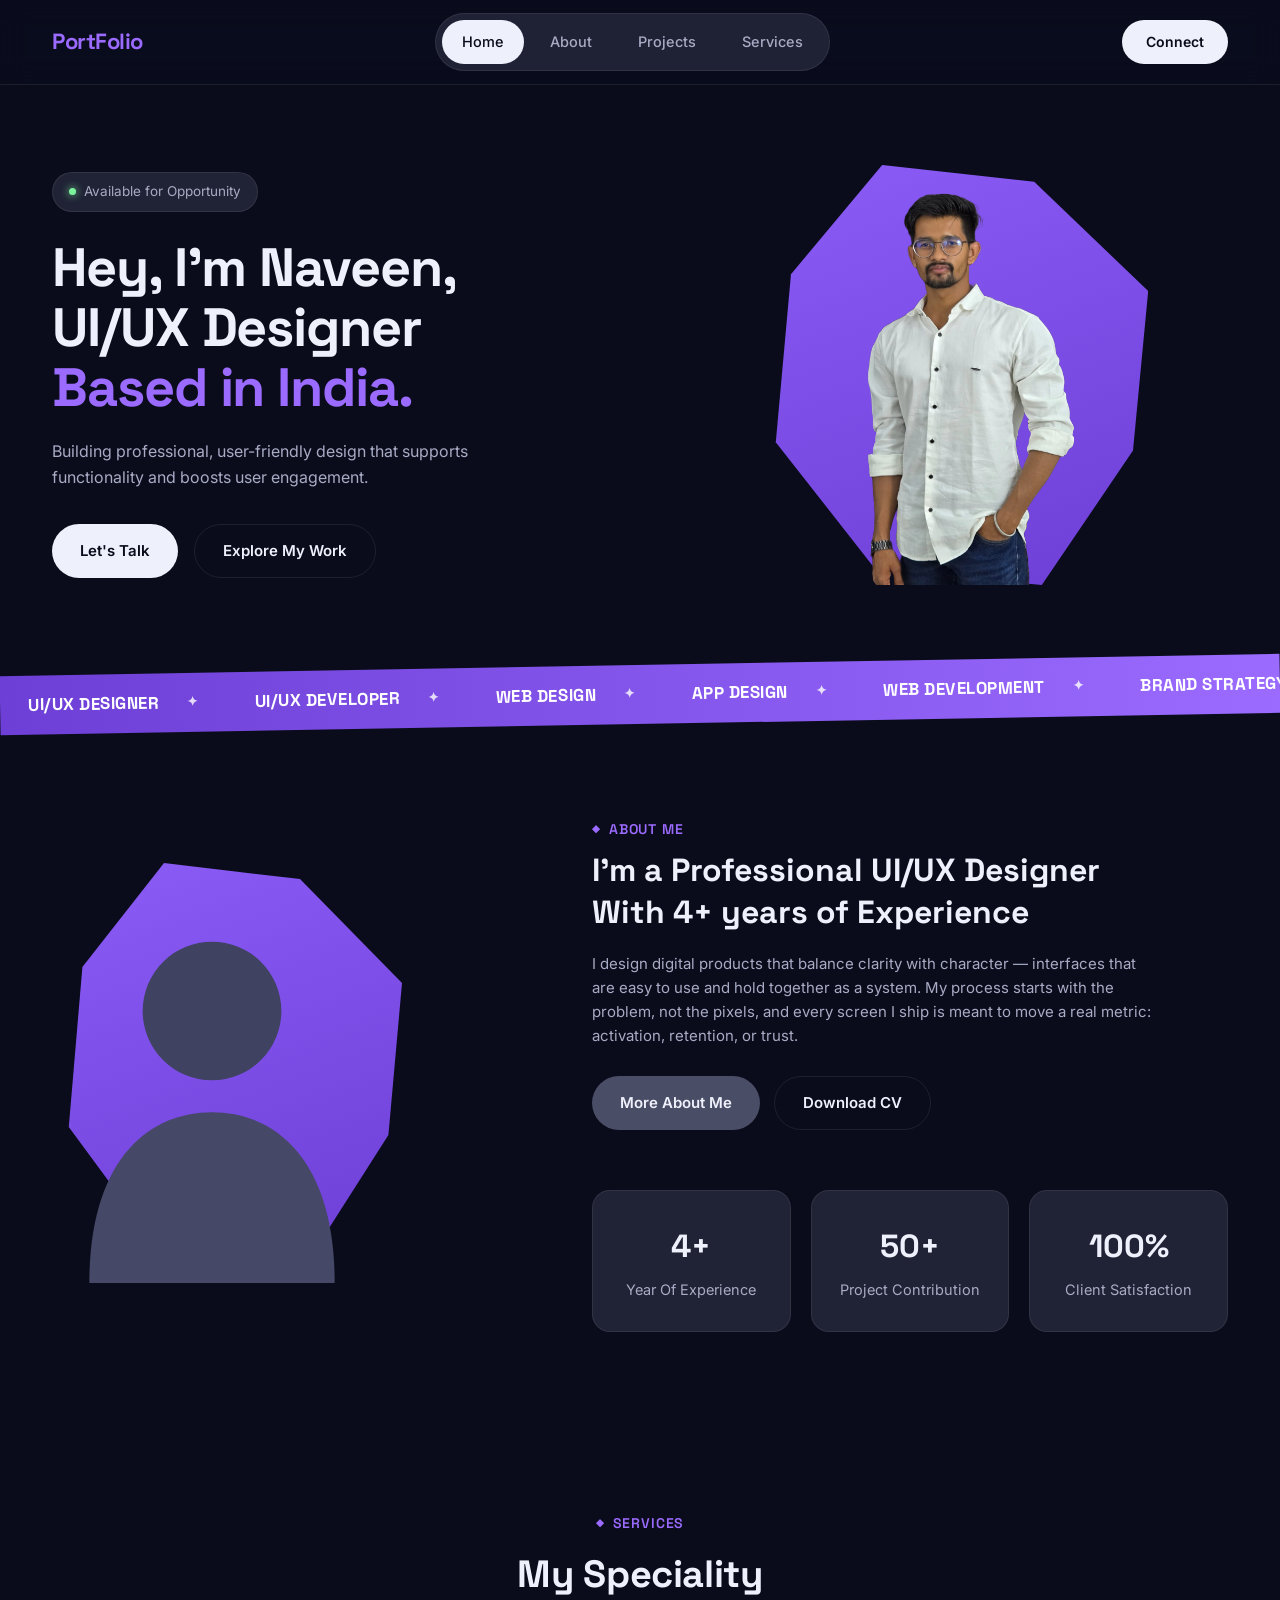
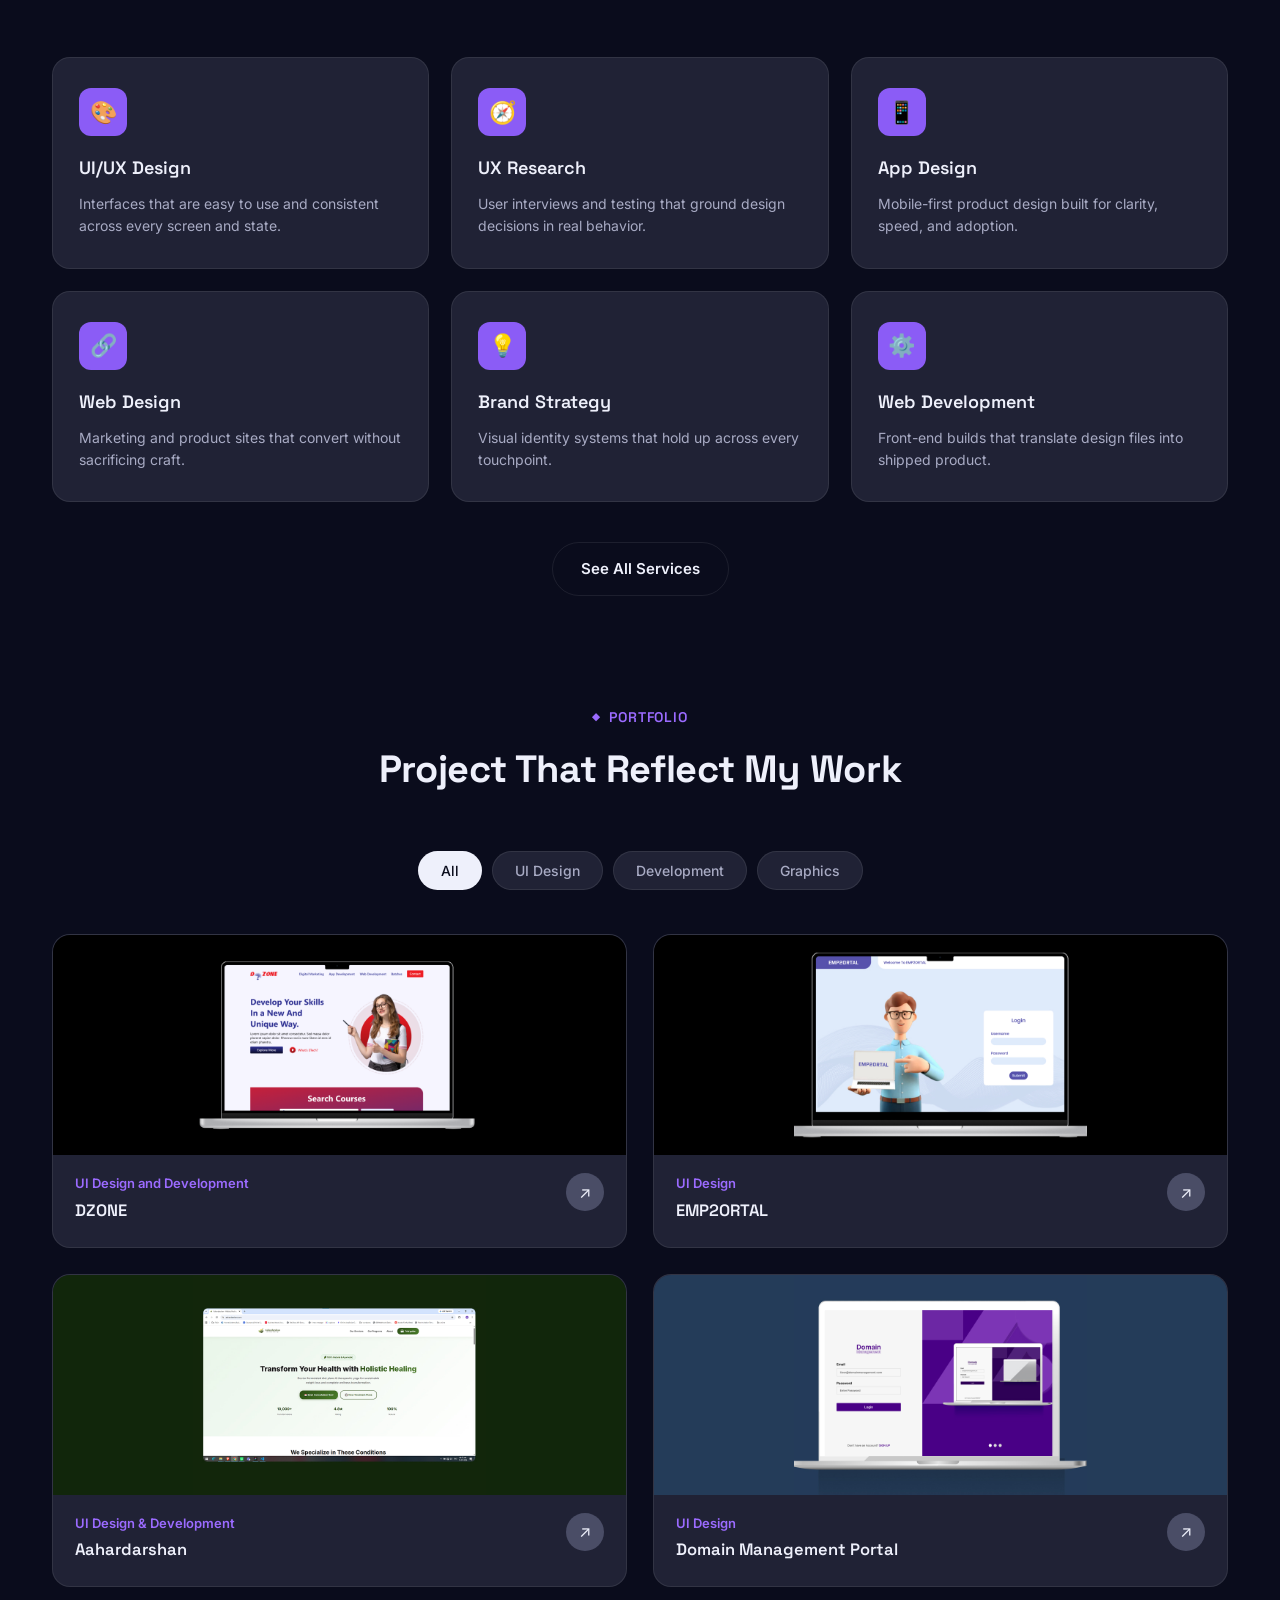
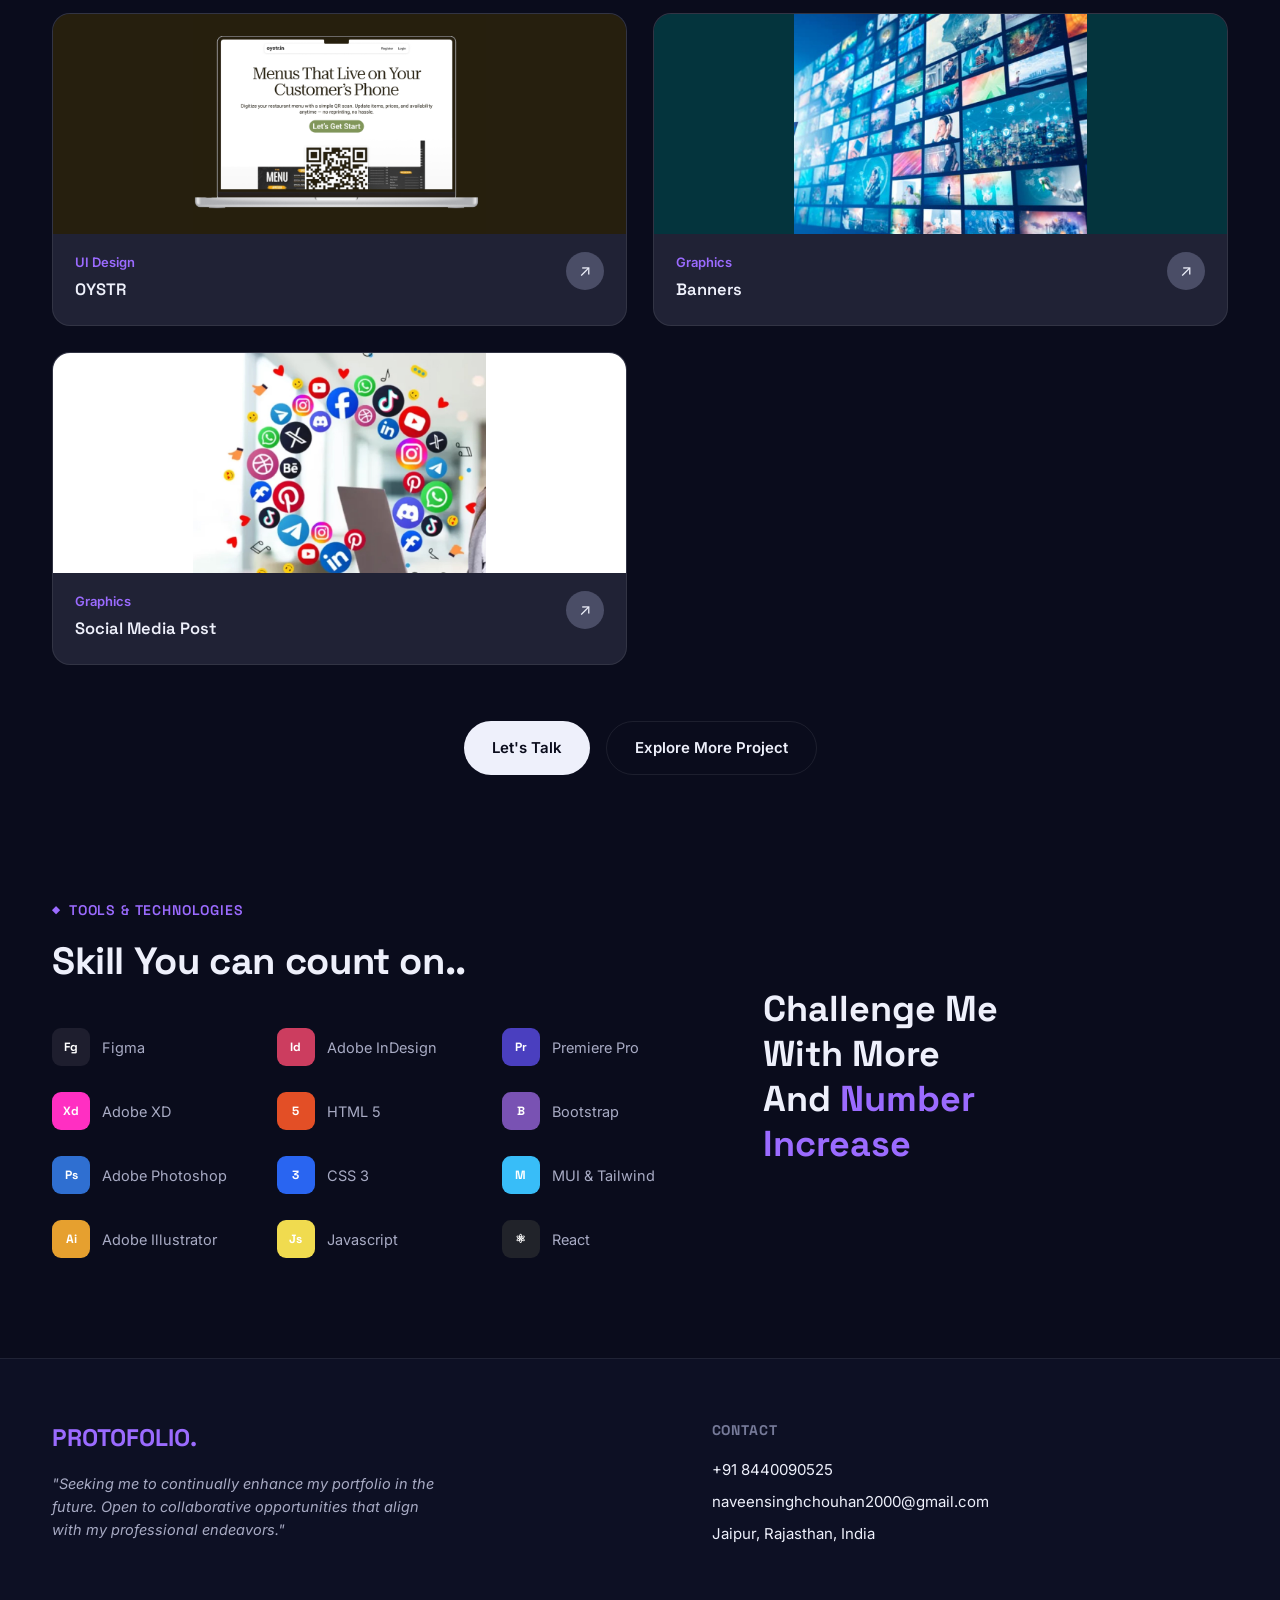
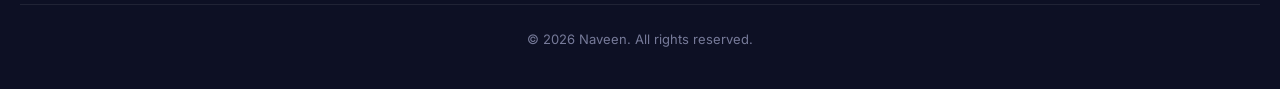
<file: index.html>
<!doctype html>
<html lang="en">
  <head>
    <meta charset="UTF-8" />
    <meta name="viewport" content="width=device-width, initial-scale=1.0" />
    <title>Naveen-UI/UX Designer Portfolio</title>
    <link rel="preconnect" href="https://fonts.googleapis.com" />
    <link
      href="https://fonts.googleapis.com/css2?family=Space+Grotesk:wght@400;500;600;700&family=Inter:wght@400;500;600;700&display=swap"
      rel="stylesheet"
    />
    <link rel="stylesheet" href="styles.css" />
  </head>
  <body>
    <header>
      <nav class="wrap">
        <a href="index.html" class="logo">PortFolio</a>
        <div class="nav-links" id="navLinks">
          <a href="index.html">Home</a>
          <a href="about.html">About</a>
          <a href="projects.html">Projects</a>
          <a href="services.html">Services</a>
        </div>
        <div class="nav-cta">
          <a
            href="index.html#contact"
            class="btn btn-solid"
            style="padding: 11px 24px; font-size: 14px"
            >Connect</a
          >
          <button class="burger" id="burgerBtn" aria-label="Toggle menu">
            ☰
          </button>
        </div>
      </nav>
    </header>

    <section class="hero" id="home">
      <div class="wrap hero-grid">
        <div>
          <div class="badge">
            <span class="dot"></span> Available for Opportunity
          </div>
          <h1>
            Hey, I'm Naveen,<br />UI/UX Designer<br /><span class="accent"
              >Based in India.</span
            >
          </h1>
          <p class="lead">
            Building professional, user-friendly design that supports
            functionality and boosts user engagement.
          </p>
          <div class="hero-actions">
            <a href="index.html#contact" class="btn btn-solid">Let's Talk</a>
            <a href="projects.html" class="btn btn-outline">Explore My Work</a>
          </div>
        </div>
        <div class="hero-photo">
          <div class="blob"></div>
          <div class="photo-card">
            <img src="./Assets/SelfImage.png" alt="" />
            <!-- <svg
              class="avatar-svg"
              viewBox="0 0 320 420"
              preserveAspectRatio="xMidYMax slice"
            >
              <circle cx="160" cy="150" r="70" fill="#3f4260" />
              <path
                d="M40 420 C40 300 100 250 160 250 C220 250 280 300 280 420 Z"
                fill="#454866"
              />
            </svg> -->
          </div>
        </div>
      </div>
    </section>

    <div class="marquee-strip">
      <div class="marquee-track" id="marqueeTrack"></div>
    </div>

    <section class="about" id="about">
      <div class="wrap about-grid">
        <div class="about-photo">
          <div class="blob"></div>
          <div class="photo-cardabout">
            <svg
              class="avatar-svg"
              viewBox="0 0 300 400"
              preserveAspectRatio="xMidYMax slice"
            >
              <circle cx="150" cy="145" r="65" fill="#3f4260" />
              <path
                d="M35 400 C35 285 90 240 150 240 C210 240 265 285 265 400 Z"
                fill="#454866"
              />
            </svg>
          </div>
        </div>
        <div class="about-copy">
          <div class="eyebrow">About Me</div>
          <h3>I'm a Professional UI/UX Designer With 4+ years of Experience</h3>
          <p>
            I design digital products that balance clarity with character —
            interfaces that are easy to use and hold together as a system. My
            process starts with the problem, not the pixels, and every screen I
            ship is meant to move a real metric: activation, retention, or
            trust.
          </p>
          <div style="display: flex; gap: 14px; flex-wrap: wrap">
            <a href="about.html" class="btn btn-ghost-dark">More About Me</a>
            <a href="Assets/resume.pdf" class="btn btn-outline">Download CV</a>
          </div>

          <div class="stats-row">
            <div class="stat-card">
              <div class="num">4+</div>
              <div class="label">Year Of Experience</div>
            </div>
            <div class="stat-card">
              <div class="num">50+</div>
              <div class="label">Project Contribution</div>
            </div>
            <div class="stat-card">
              <div class="num">100%</div>
              <div class="label">Client Satisfaction</div>
            </div>
          </div>
        </div>
      </div>
    </section>

    <section class="services" id="services">
      <div class="wrap">
        <div class="section-head">
          <div class="eyebrow" style="justify-content: center; display: flex">
            Services
          </div>
          <h2 class="section-title">My Speciality</h2>
        </div>
        <div class="services-grid" id="servicesGrid"></div>
        <div style="text-align: center; margin-top: 40px">
          <a href="services.html" class="btn btn-outline">See All Services</a>
        </div>
      </div>
    </section>

    <section class="portfolio" id="projects">
      <div class="wrap">
        <div class="section-head">
          <div class="eyebrow" style="justify-content: center; display: flex">
            Portfolio
          </div>
          <h2 class="section-title">Project That Reflect My Work</h2>
        </div>
        <div class="filters" id="filters"></div>
        <div class="portfolio-grid" id="portfolioGrid"></div>
        <div class="portfolio-cta">
          <a href="index.html#contact" class="btn btn-solid">Let's Talk</a>
          <a href="projects.html" class="btn btn-outline"
            >Explore More Project</a
          >
        </div>
      </div>
    </section>

    <section class="tools">
      <div class="wrap tools-inner">
        <div>
          <div class="eyebrow">Tools &amp; Technologies</div>
          <h2 class="section-title" style="margin-bottom: 36px">
            Skill You can count on..
          </h2>
          <div class="tools-grid" id="toolsGrid"></div>
        </div>
        <div class="challenge-copy">
          <h3>
            Challenge Me<br />With More<br />And
            <span class="accent">Number<br />Increase</span>
          </h3>
        </div>
      </div>
    </section>

    <footer id="contact">
      <div class="wrap footer-grid">
        <div>
          <div class="footer-brand">PROTOFOLIO.</div>
          <p class="footer-quote">
            "Seeking me to continually enhance my portfolio in the future. Open
            to collaborative opportunities that align with my professional
            endeavors."
          </p>
        </div>
        <div class="footer-contact">
          <h6>Contact</h6>
          <p><a href="tel:+918440090525">+91 8440090525</a></p>
          <p>
            <a href="mailto:naveensinghchouhan2000@gmail.com"
              >naveensinghchouhan2000@gmail.com</a
            >
          </p>
          <p>Jaipur, Rajasthan, India</p>
        </div>
      </div>
      <div class="wrap footer-bottom">© 2026 Naveen. All rights reserved.</div>
    </footer>

    <script src="projects-data.js"></script>
    <script src="main.js"></script>
    <script>
      renderServices("servicesGrid", false);
      initFilters("filters", "portfolioGrid");
      renderTools("toolsGrid");
    </script>
  </body>
</html>
</file>
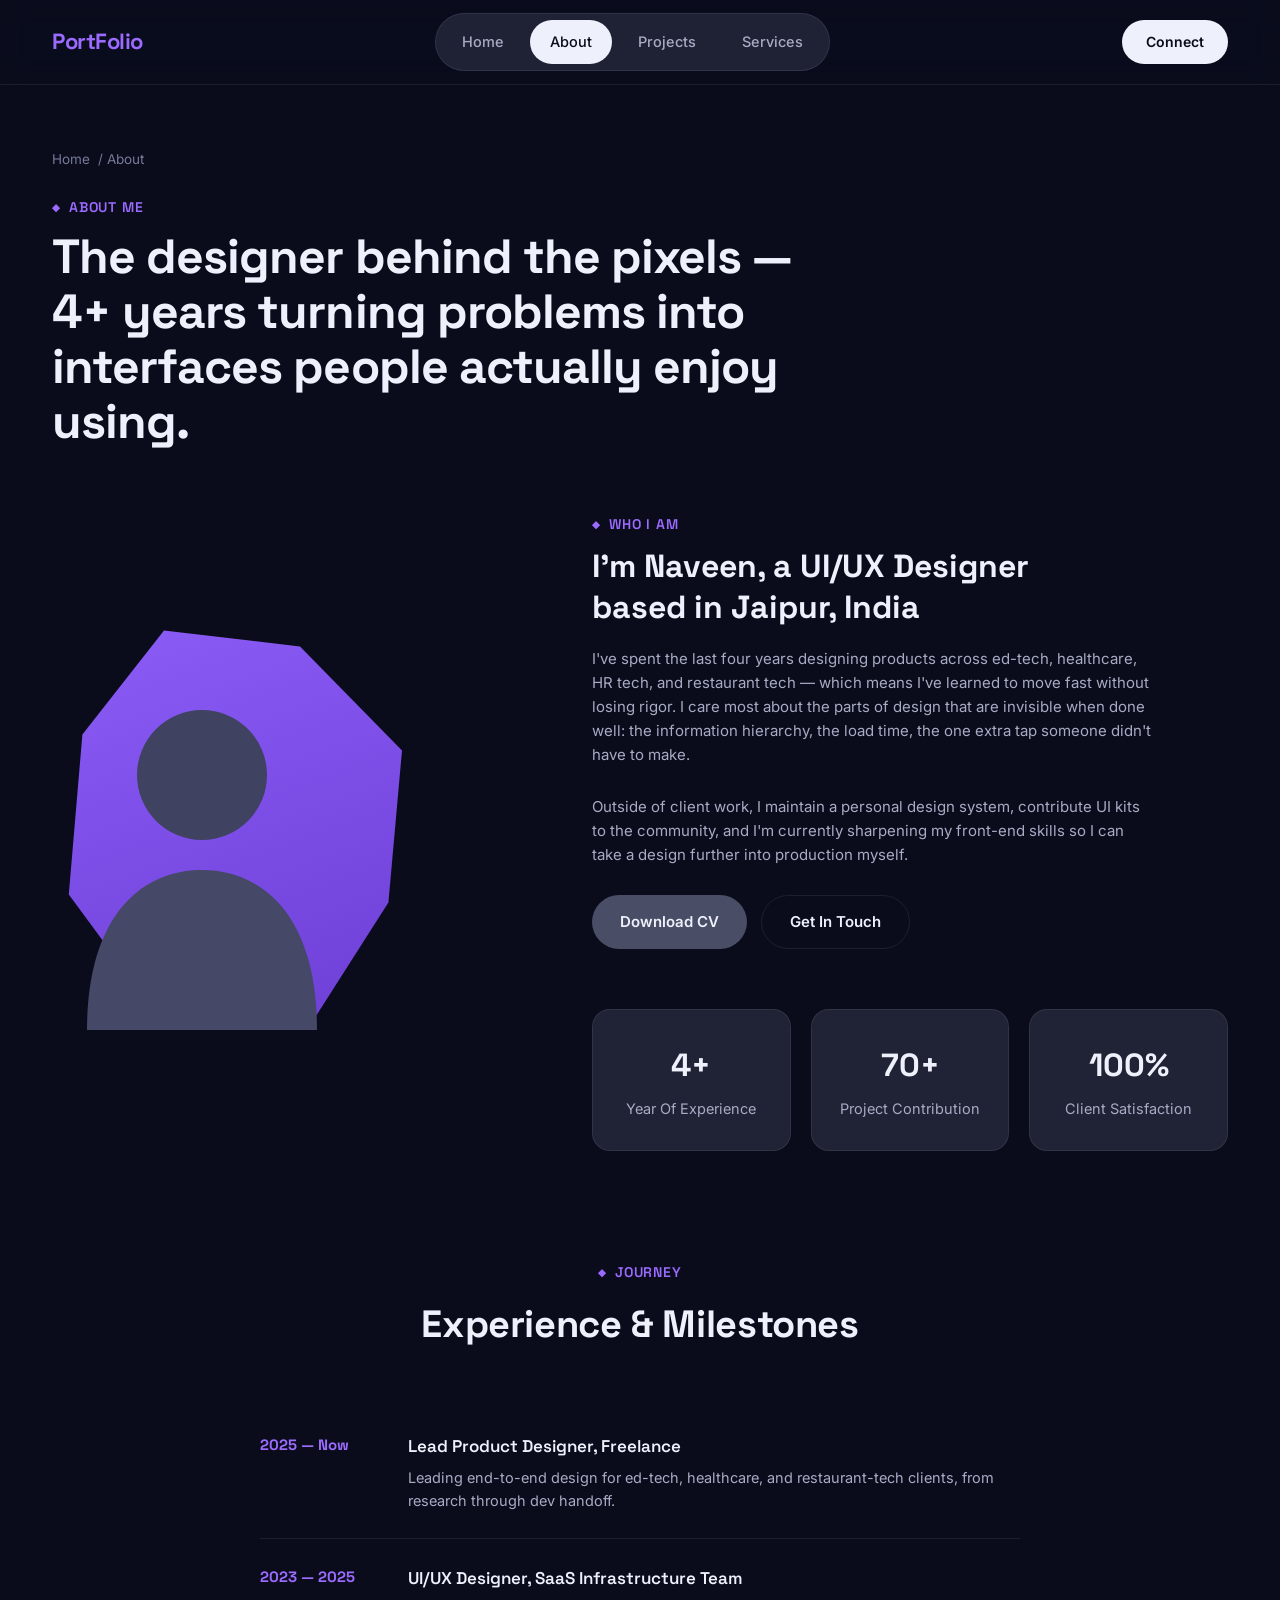
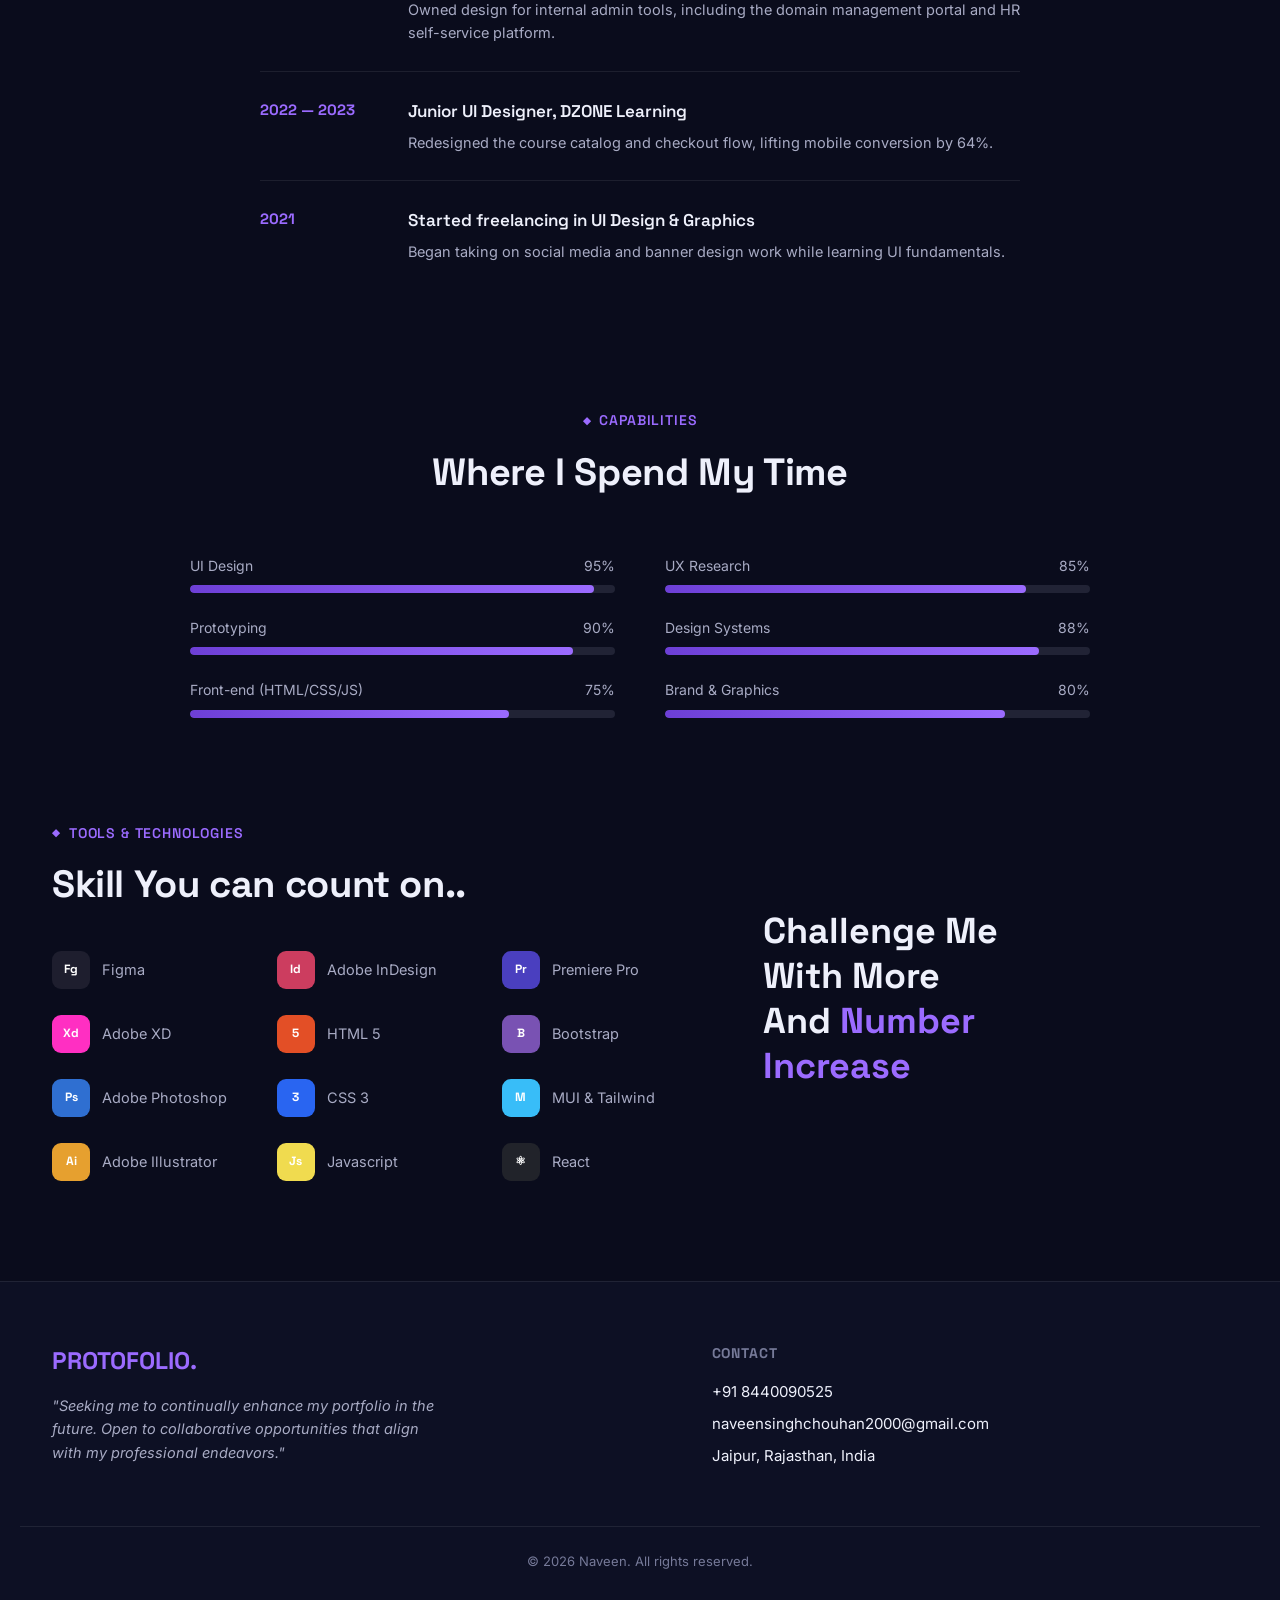
<file: about.html>
<!DOCTYPE html>
<html lang="en">
<head>
<meta charset="UTF-8">
<meta name="viewport" content="width=device-width, initial-scale=1.0">
<title>About Naveen — UI/UX Designer</title>
<link rel="preconnect" href="https://fonts.googleapis.com">
<link href="https://fonts.googleapis.com/css2?family=Space+Grotesk:wght@400;500;600;700&family=Inter:wght@400;500;600;700&display=swap" rel="stylesheet">
<link rel="stylesheet" href="styles.css">
</head>
<body>

<header>
  <nav class="wrap">
    <a href="index.html" class="logo">PortFolio</a>
    <div class="nav-links" id="navLinks">
      <a href="index.html">Home</a>
      <a href="about.html">About</a>
      <a href="projects.html">Projects</a>
      <a href="services.html">Services</a>
    </div>
    <div class="nav-cta">
      <a href="index.html#contact" class="btn btn-solid" style="padding:11px 24px;font-size:14px;">Connect</a>
      <button class="burger" id="burgerBtn" aria-label="Toggle menu">☰</button>
    </div>
  </nav>
</header>

<section class="page-hero">
  <div class="wrap">
    <div class="breadcrumb"><a href="index.html">Home</a> / About</div>
    <div class="eyebrow">About Me</div>
    <h1>The designer behind the pixels — 4+ years turning problems into interfaces people actually enjoy using.</h1>
  </div>
</section>

<section class="about" style="padding-top:10px;">
  <div class="wrap about-grid">
    <div class="about-photo">
      <div class="blob"></div>
      <div class="photo-card">
        <svg class="avatar-svg" viewBox="0 0 300 400" preserveAspectRatio="xMidYMax slice">
          <circle cx="150" cy="145" r="65" fill="#3f4260"/>
          <path d="M35 400 C35 285 90 240 150 240 C210 240 265 285 265 400 Z" fill="#454866"/>
        </svg>
      </div>
    </div>
    <div class="about-copy">
      <div class="eyebrow">Who I Am</div>
      <h3>I'm Naveen, a UI/UX Designer based in Jaipur, India</h3>
      <p>I've spent the last four years designing products across ed-tech, healthcare, HR tech, and restaurant tech — which means I've learned to move fast without losing rigor. I care most about the parts of design that are invisible when done well: the information hierarchy, the load time, the one extra tap someone didn't have to make.</p>
      <p>Outside of client work, I maintain a personal design system, contribute UI kits to the community, and I'm currently sharpening my front-end skills so I can take a design further into production myself.</p>
      <div style="display:flex;gap:14px;flex-wrap:wrap;">
        <a href="#" class="btn btn-ghost-dark">Download CV</a>
        <a href="index.html#contact" class="btn btn-outline">Get In Touch</a>
      </div>

      <div class="stats-row">
        <div class="stat-card"><div class="num">4+</div><div class="label">Year Of Experience</div></div>
        <div class="stat-card"><div class="num">70+</div><div class="label">Project Contribution</div></div>
        <div class="stat-card"><div class="num">100%</div><div class="label">Client Satisfaction</div></div>
      </div>
    </div>
  </div>
</section>

<section class="timeline">
  <div class="wrap">
    <div class="section-head">
      <div class="eyebrow" style="justify-content:center;display:flex;">Journey</div>
      <h2 class="section-title">Experience &amp; Milestones</h2>
    </div>
    <div class="timeline-list">
      <div class="timeline-item">
        <div class="year">2025 — Now</div>
        <div><h5>Lead Product Designer, Freelance</h5><p>Leading end-to-end design for ed-tech, healthcare, and restaurant-tech clients, from research through dev handoff.</p></div>
      </div>
      <div class="timeline-item">
        <div class="year">2023 — 2025</div>
        <div><h5>UI/UX Designer, SaaS Infrastructure Team</h5><p>Owned design for internal admin tools, including the domain management portal and HR self-service platform.</p></div>
      </div>
      <div class="timeline-item">
        <div class="year">2022 — 2023</div>
        <div><h5>Junior UI Designer, DZONE Learning</h5><p>Redesigned the course catalog and checkout flow, lifting mobile conversion by 64%.</p></div>
      </div>
      <div class="timeline-item">
        <div class="year">2021</div>
        <div><h5>Started freelancing in UI Design &amp; Graphics</h5><p>Began taking on social media and banner design work while learning UI fundamentals.</p></div>
      </div>
    </div>
  </div>
</section>

<section class="skills-bars">
  <div class="wrap">
    <div class="section-head">
      <div class="eyebrow" style="justify-content:center;display:flex;">Capabilities</div>
      <h2 class="section-title">Where I Spend My Time</h2>
    </div>
    <div class="skills-grid">
      <div class="skill-bar-item"><div class="top"><span>UI Design</span><span>95%</span></div><div class="skill-bar-track"><div class="skill-bar-fill" style="width:95%"></div></div></div>
      <div class="skill-bar-item"><div class="top"><span>UX Research</span><span>85%</span></div><div class="skill-bar-track"><div class="skill-bar-fill" style="width:85%"></div></div></div>
      <div class="skill-bar-item"><div class="top"><span>Prototyping</span><span>90%</span></div><div class="skill-bar-track"><div class="skill-bar-fill" style="width:90%"></div></div></div>
      <div class="skill-bar-item"><div class="top"><span>Design Systems</span><span>88%</span></div><div class="skill-bar-track"><div class="skill-bar-fill" style="width:88%"></div></div></div>
      <div class="skill-bar-item"><div class="top"><span>Front-end (HTML/CSS/JS)</span><span>75%</span></div><div class="skill-bar-track"><div class="skill-bar-fill" style="width:75%"></div></div></div>
      <div class="skill-bar-item"><div class="top"><span>Brand &amp; Graphics</span><span>80%</span></div><div class="skill-bar-track"><div class="skill-bar-fill" style="width:80%"></div></div></div>
    </div>
  </div>
</section>

<section class="tools" style="padding-top:0;">
  <div class="wrap tools-inner">
    <div>
      <div class="eyebrow">Tools &amp; Technologies</div>
      <h2 class="section-title" style="margin-bottom:36px;">Skill You can count on..</h2>
      <div class="tools-grid" id="toolsGrid"></div>
    </div>
    <div class="challenge-copy">
      <h3>Challenge Me<br>With More<br>And <span class="accent">Number<br>Increase</span></h3>
    </div>
  </div>
</section>

<footer id="contact">
  <div class="wrap footer-grid">
    <div>
      <div class="footer-brand">PROTOFOLIO.</div>
      <p class="footer-quote">"Seeking me to continually enhance my portfolio in the future. Open to collaborative opportunities that align with my professional endeavors."</p>
    </div>
    <div class="footer-contact">
      <h6>Contact</h6>
      <p><a href="tel:+918440090525">+91 8440090525</a></p>
      <p><a href="mailto:naveensinghchouhan2000@gmail.com">naveensinghchouhan2000@gmail.com</a></p>
      <p>Jaipur, Rajasthan, India</p>
    </div>
  </div>
  <div class="wrap footer-bottom">© 2026 Naveen. All rights reserved.</div>
</footer>

<script src="projects-data.js"></script>
<script src="main.js"></script>
<script>
  renderTools('toolsGrid');
</script>
</body>
</html>
</file>
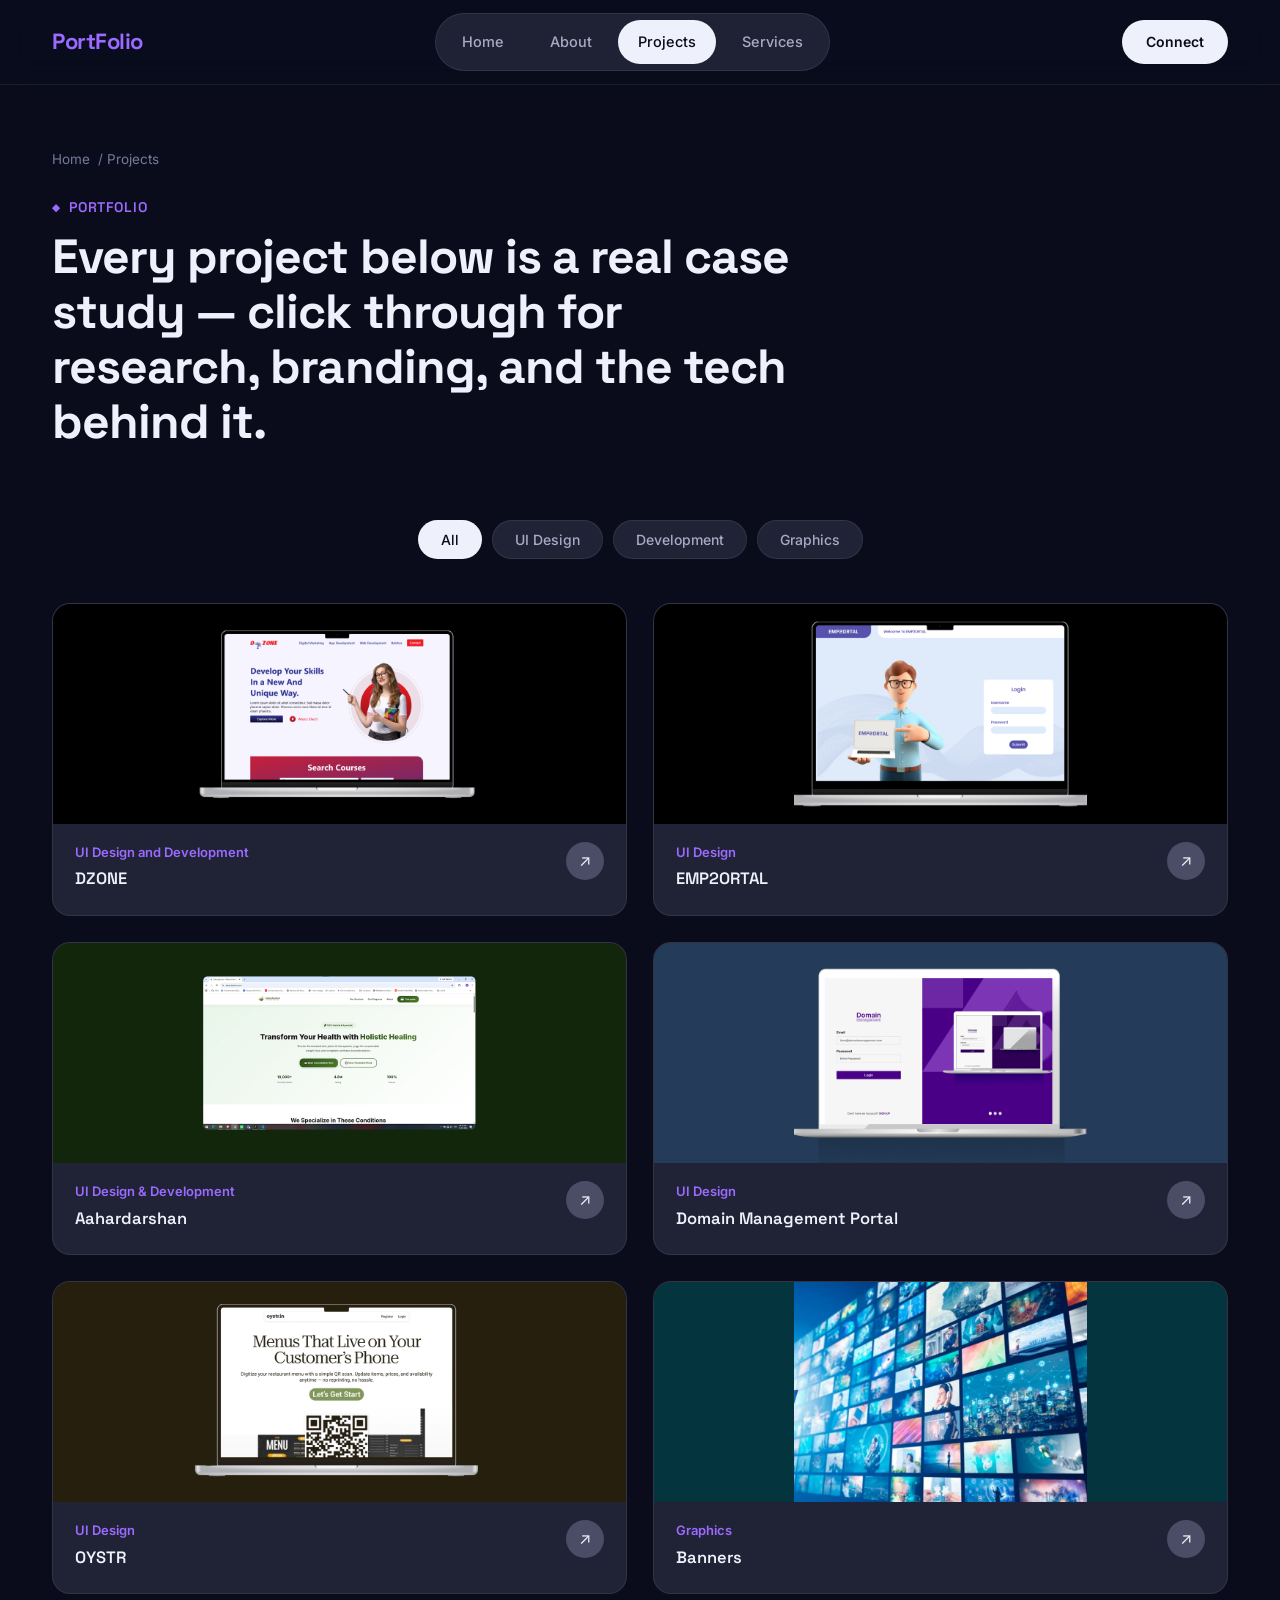
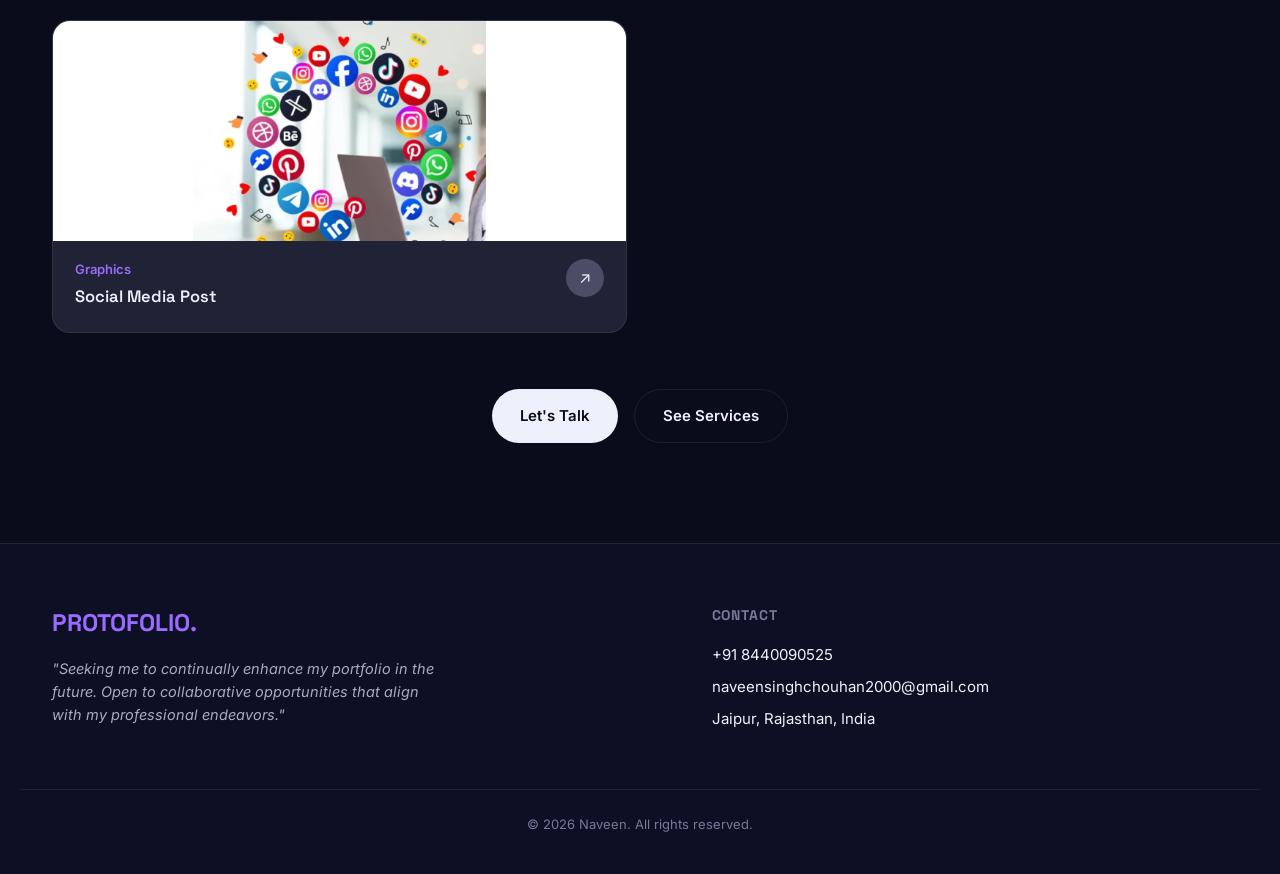
<file: projects.html>
<!DOCTYPE html>
<html lang="en">
<head>
<meta charset="UTF-8">
<meta name="viewport" content="width=device-width, initial-scale=1.0">
<title>Projects — Naveen, UI/UX Designer</title>
<link rel="preconnect" href="https://fonts.googleapis.com">
<link href="https://fonts.googleapis.com/css2?family=Space+Grotesk:wght@400;500;600;700&family=Inter:wght@400;500;600;700&display=swap" rel="stylesheet">
<link rel="stylesheet" href="styles.css">
</head>
<body>

<header>
  <nav class="wrap">
    <a href="index.html" class="logo">PortFolio</a>
    <div class="nav-links" id="navLinks">
      <a href="index.html">Home</a>
      <a href="about.html">About</a>
      <a href="projects.html">Projects</a>
      <a href="services.html">Services</a>
    </div>
    <div class="nav-cta">
      <a href="index.html#contact" class="btn btn-solid" style="padding:11px 24px;font-size:14px;">Connect</a>
      <button class="burger" id="burgerBtn" aria-label="Toggle menu">☰</button>
    </div>
  </nav>
</header>

<section class="page-hero">
  <div class="wrap">
    <div class="breadcrumb"><a href="index.html">Home</a> / Projects</div>
    <div class="eyebrow">Portfolio</div>
    <h1>Every project below is a real case study — click through for research, branding, and the tech behind it.</h1>
  </div>
</section>

<section class="portfolio" style="padding-top:20px;">
  <div class="wrap">
    <div class="filters" id="filters"></div>
    <div class="portfolio-grid" id="portfolioGrid"></div>
    <div class="portfolio-cta">
      <a href="index.html#contact" class="btn btn-solid">Let's Talk</a>
      <a href="services.html" class="btn btn-outline">See Services</a>
    </div>
  </div>
</section>

<footer id="contact">
  <div class="wrap footer-grid">
    <div>
      <div class="footer-brand">PROTOFOLIO.</div>
      <p class="footer-quote">"Seeking me to continually enhance my portfolio in the future. Open to collaborative opportunities that align with my professional endeavors."</p>
    </div>
    <div class="footer-contact">
      <h6>Contact</h6>
      <p><a href="tel:+918440090525">+91 8440090525</a></p>
      <p><a href="mailto:naveensinghchouhan2000@gmail.com">naveensinghchouhan2000@gmail.com</a></p>
      <p>Jaipur, Rajasthan, India</p>
    </div>
  </div>
  <div class="wrap footer-bottom">© 2026 Naveen. All rights reserved.</div>
</footer>

<script src="projects-data.js"></script>
<script src="main.js"></script>
<script>
  initFilters('filters', 'portfolioGrid');
</script>
</body>
</html>
</file>
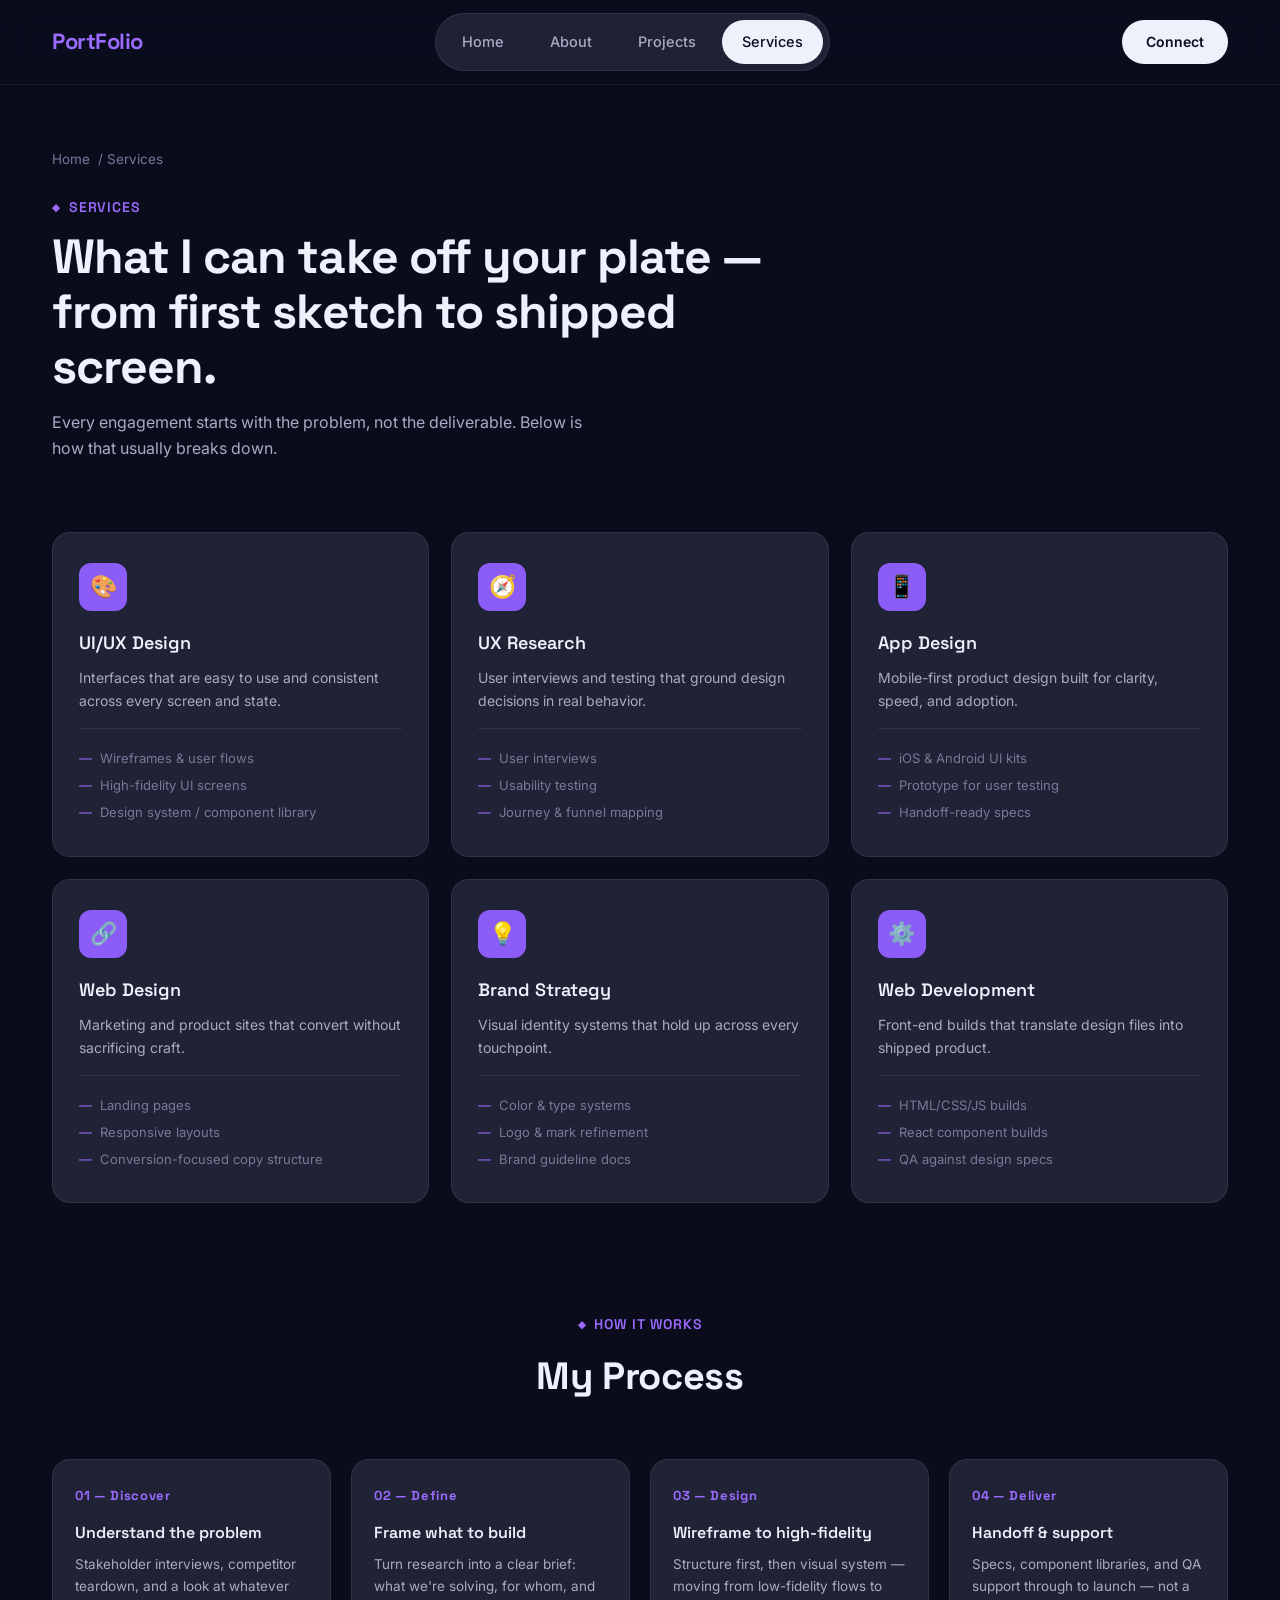
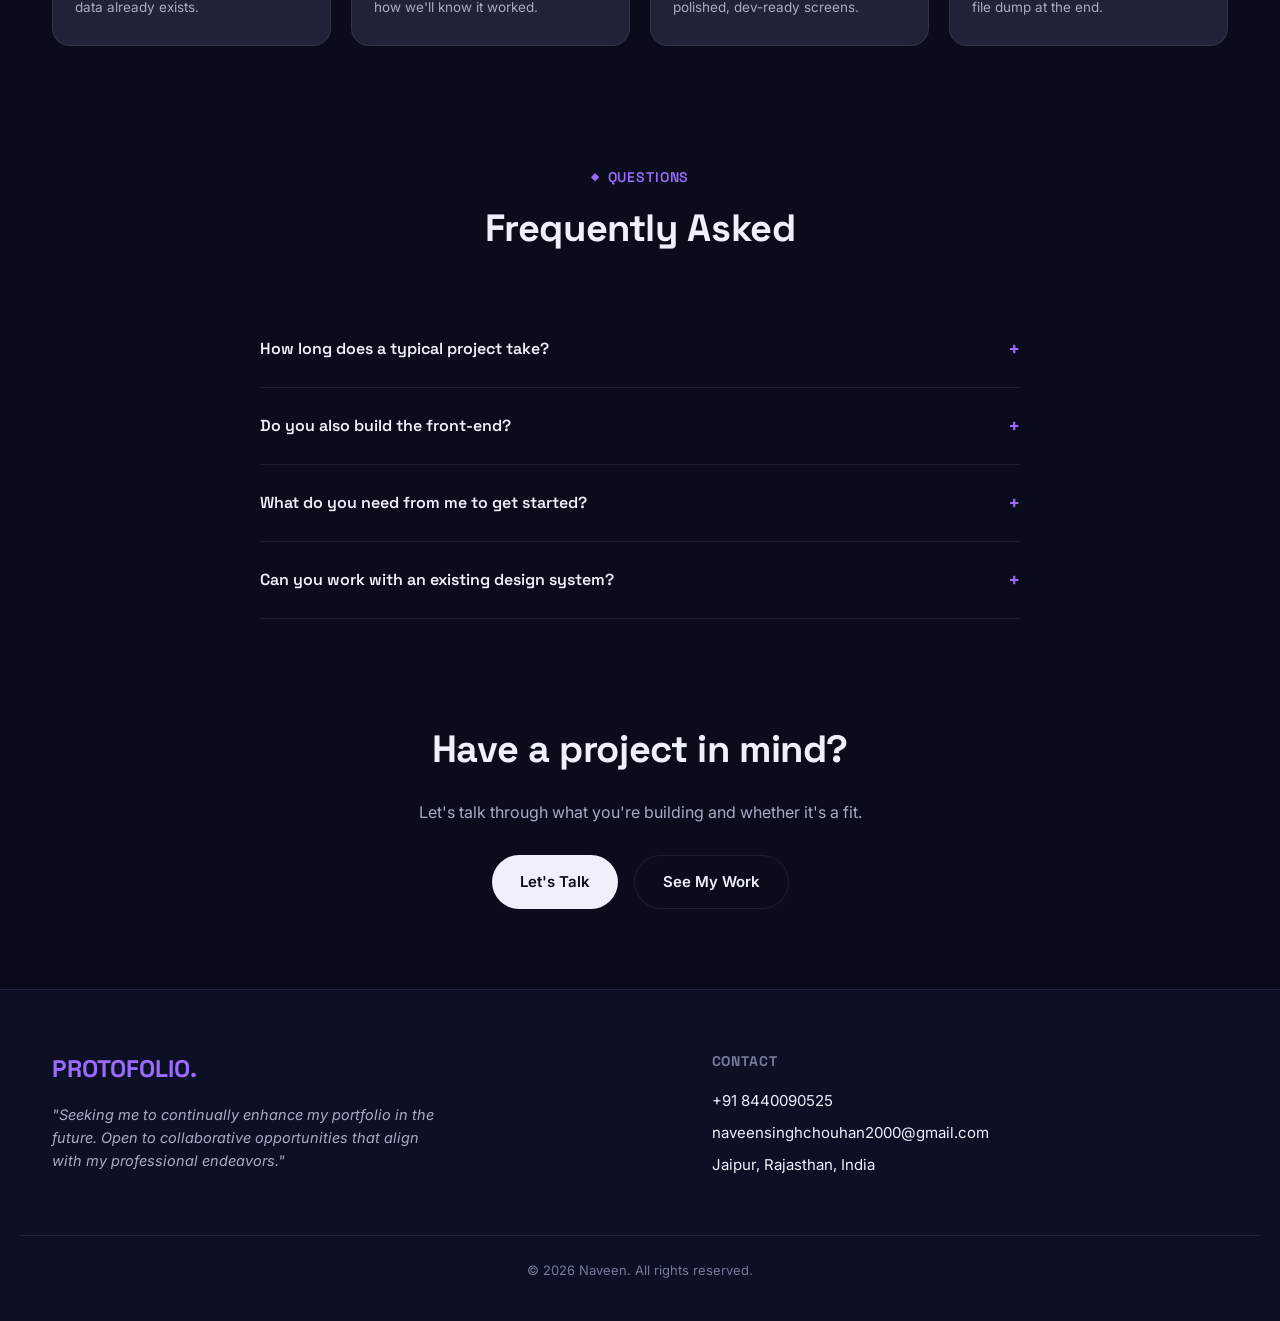
<file: services.html>
<!DOCTYPE html>
<html lang="en">
<head>
<meta charset="UTF-8">
<meta name="viewport" content="width=device-width, initial-scale=1.0">
<title>Services — Naveen, UI/UX Designer</title>
<link rel="preconnect" href="https://fonts.googleapis.com">
<link href="https://fonts.googleapis.com/css2?family=Space+Grotesk:wght@400;500;600;700&family=Inter:wght@400;500;600;700&display=swap" rel="stylesheet">
<link rel="stylesheet" href="styles.css">
</head>
<body>

<header>
  <nav class="wrap">
    <a href="index.html" class="logo">PortFolio</a>
    <div class="nav-links" id="navLinks">
      <a href="index.html">Home</a>
      <a href="about.html">About</a>
      <a href="projects.html">Projects</a>
      <a href="services.html">Services</a>
    </div>
    <div class="nav-cta">
      <a href="index.html#contact" class="btn btn-solid" style="padding:11px 24px;font-size:14px;">Connect</a>
      <button class="burger" id="burgerBtn" aria-label="Toggle menu">☰</button>
    </div>
  </nav>
</header>

<section class="page-hero">
  <div class="wrap">
    <div class="breadcrumb"><a href="index.html">Home</a> / Services</div>
    <div class="eyebrow">Services</div>
    <h1>What I can take off your plate — from first sketch to shipped screen.</h1>
    <p class="lead">Every engagement starts with the problem, not the deliverable. Below is how that usually breaks down.</p>
  </div>
</section>

<section class="services" style="padding-top:20px;">
  <div class="wrap">
    <div class="services-grid" id="servicesGrid"></div>
  </div>
</section>

<section class="process-strip">
  <div class="wrap">
    <div class="section-head">
      <div class="eyebrow" style="justify-content:center;display:flex;">How It Works</div>
      <h2 class="section-title">My Process</h2>
    </div>
    <div class="process-grid">
      <div class="process-step"><div class="step-num">01 — Discover</div><h5>Understand the problem</h5><p>Stakeholder interviews, competitor teardown, and a look at whatever data already exists.</p></div>
      <div class="process-step"><div class="step-num">02 — Define</div><h5>Frame what to build</h5><p>Turn research into a clear brief: what we're solving, for whom, and how we'll know it worked.</p></div>
      <div class="process-step"><div class="step-num">03 — Design</div><h5>Wireframe to high-fidelity</h5><p>Structure first, then visual system — moving from low-fidelity flows to polished, dev-ready screens.</p></div>
      <div class="process-step"><div class="step-num">04 — Deliver</div><h5>Handoff &amp; support</h5><p>Specs, component libraries, and QA support through to launch — not a file dump at the end.</p></div>
    </div>
  </div>
</section>

<section class="faq">
  <div class="wrap">
    <div class="section-head">
      <div class="eyebrow" style="justify-content:center;display:flex;">Questions</div>
      <h2 class="section-title">Frequently Asked</h2>
    </div>
    <div style="max-width:760px;margin:0 auto;">
      <div class="faq-item">
        <div class="faq-q">How long does a typical project take? <span class="plus">+</span></div>
        <div class="faq-a"><p>Most engagements run 4–10 weeks depending on scope — a landing page redesign sits at the shorter end, a full product design system at the longer end.</p></div>
      </div>
      <div class="faq-item">
        <div class="faq-q">Do you also build the front-end? <span class="plus">+</span></div>
        <div class="faq-a"><p>Yes, for HTML/CSS/JS and React builds. For larger engineering efforts I design to spec and work closely with your dev team through QA.</p></div>
      </div>
      <div class="faq-item">
        <div class="faq-q">What do you need from me to get started? <span class="plus">+</span></div>
        <div class="faq-a"><p>A short brief on the problem you're solving, access to any existing analytics or user feedback, and one point of contact for decisions.</p></div>
      </div>
      <div class="faq-item">
        <div class="faq-q">Can you work with an existing design system? <span class="plus">+</span></div>
        <div class="faq-a"><p>Absolutely — I'll audit what exists first and extend it rather than starting over, unless a rebuild is genuinely the right call.</p></div>
      </div>
    </div>
  </div>
</section>

<section class="portfolio" style="padding-top:0;padding-bottom:80px;">
  <div class="wrap" style="text-align:center;">
    <h2 class="section-title" style="margin-bottom:20px;">Have a project in mind?</h2>
    <p style="color:var(--text-dim);max-width:480px;margin:0 auto 30px;">Let's talk through what you're building and whether it's a fit.</p>
    <div style="display:flex;justify-content:center;gap:16px;flex-wrap:wrap;">
      <a href="index.html#contact" class="btn btn-solid">Let's Talk</a>
      <a href="projects.html" class="btn btn-outline">See My Work</a>
    </div>
  </div>
</section>

<footer id="contact">
  <div class="wrap footer-grid">
    <div>
      <div class="footer-brand">PROTOFOLIO.</div>
      <p class="footer-quote">"Seeking me to continually enhance my portfolio in the future. Open to collaborative opportunities that align with my professional endeavors."</p>
    </div>
    <div class="footer-contact">
      <h6>Contact</h6>
      <p><a href="tel:+918440090525">+91 8440090525</a></p>
      <p><a href="mailto:naveensinghchouhan2000@gmail.com">naveensinghchouhan2000@gmail.com</a></p>
      <p>Jaipur, Rajasthan, India</p>
    </div>
  </div>
  <div class="wrap footer-bottom">© 2026 Naveen. All rights reserved.</div>
</footer>

<script src="projects-data.js"></script>
<script src="main.js"></script>
<script>
  renderServices('servicesGrid', true);
  initFaq();
</script>
</body>
</html>
</file>
<file: styles.css>
:root {
  --bg: #0a0c1c;
  --bg-alt: #0d1024;
  --panel: #4a4d66;
  --panel-soft: rgba(74, 77, 102, 0.35);
  --purple: #8b5cf6;
  --purple-bright: #9b6bff;
  --purple-deep: #6d3fd6;
  --text: #eef0fb;
  --text-dim: #a8abc4;
  --text-faint: #767a99;
  --line: rgba(255, 255, 255, 0.08);
  --radius: 18px;
  --font-display: "Space Grotesk", sans-serif;
  --font-body: "Inter", sans-serif;
}
* {
  margin: 0;
  padding: 0;
  box-sizing: border-box;
}
html {
  scroll-behavior: smooth;
}
body {
  background: var(--bg);
  color: var(--text);
  font-family: var(--font-body);
  overflow-x: hidden;
  line-height: 1.6;
}
a {
  color: inherit;
  text-decoration: none;
}
ul {
  list-style: none;
}
img {
  max-width: 100%;
  display: block;
}
button {
  font-family: inherit;
  cursor: pointer;
  border: none;
}

.wrap {
  max-width: 1240px;
  margin: 0 auto;
  padding: 0 32px;
}
.eyebrow {
  display: inline-flex;
  align-items: center;
  gap: 8px;
  font-family: var(--font-display);
  font-size: 14px;
  font-weight: 600;
  letter-spacing: 0.06em;
  color: var(--purple-bright);
  text-transform: uppercase;
  margin-bottom: 10px;
}
.eyebrow::before {
  content: "◆";
  font-size: 10px;
  color: var(--purple-bright);
}
h2.section-title {
  font-family: var(--font-display);
  font-size: clamp(26px, 3.4vw, 38px);
  font-weight: 700;
  color: var(--text);
  letter-spacing: -0.01em;
}
.section-head {
  text-align: center;
  margin-bottom: 52px;
}
.section-head.left {
  text-align: left;
}
.section-head.left .eyebrow {
  justify-content: flex-start;
}

.btn {
  padding: 14px 28px;
  border-radius: 999px;
  font-weight: 600;
  font-size: 15px;
  font-family: var(--font-body);
  display: inline-flex;
  align-items: center;
  justify-content: center;
  gap: 8px;
  transition:
    transform 0.25s ease,
    box-shadow 0.25s ease,
    background 0.25s ease,
    color 0.25s ease;
}
.btn-solid {
  background: var(--text);
  color: var(--bg);
}
.btn-solid:hover {
  background: var(--purple-bright);
  color: #fff;
  transform: translateY(-2px);
  box-shadow: 0 10px 30px -8px rgba(139, 92, 246, 0.6);
}
.btn-outline {
  background: transparent;
  color: var(--text);
  border: 1.5px solid var(--line);
}
.btn-outline:hover {
  border-color: var(--purple-bright);
  color: var(--purple-bright);
  transform: translateY(-2px);
}
.btn-ghost-dark {
  background: var(--panel);
  color: var(--text);
}
.btn-ghost-dark:hover {
  background: var(--purple);
  color: #fff;
  transform: translateY(-2px);
}
.btn-sm {
  padding: 10px 20px;
  font-size: 13.5px;
}

/* NAV */
header {
  position: sticky;
  top: 0;
  z-index: 100;
  background: rgba(10, 12, 28, 0.75);
  backdrop-filter: blur(14px);
  border-bottom: 1px solid var(--line);
}
nav.wrap {
  display: flex;
  align-items: center;
  justify-content: space-between;
  height: 84px;
}
.logo {
  font-family: var(--font-display);
  font-weight: 700;
  font-size: 22px;
  color: var(--purple-bright);
  letter-spacing: -0.02em;
}
.nav-links {
  display: flex;
  gap: 6px;
  background: var(--panel-soft);
  border: 1px solid var(--line);
  padding: 6px;
  border-radius: 999px;
}
.nav-links a {
  padding: 10px 20px;
  border-radius: 999px;
  font-size: 14.5px;
  font-weight: 500;
  color: var(--text-dim);
  transition: all 0.2s ease;
}
.nav-links a:hover,
.nav-links a.active {
  background: var(--text);
  color: var(--bg);
}
.nav-cta {
  display: flex;
  align-items: center;
  gap: 16px;
}
.burger {
  display: none;
  background: none;
  color: var(--text);
  font-size: 24px;
}

/* PAGE HERO (about/services/projects/case-study top banner) */
.page-hero {
  padding: 64px 0 50px;
}
.page-hero .breadcrumb {
  display: flex;
  align-items: center;
  gap: 8px;
  color: var(--text-faint);
  font-size: 13.5px;
  margin-bottom: 22px;
}
.page-hero .breadcrumb a:hover {
  color: var(--purple-bright);
}
.page-hero h1 {
  font-family: var(--font-display);
  font-size: clamp(32px, 4.4vw, 48px);
  font-weight: 700;
  letter-spacing: -0.02em;
  line-height: 1.15;
  max-width: 760px;
}
.page-hero p.lead {
  color: var(--text-dim);
  font-size: 16px;
  max-width: 560px;
  margin-top: 16px;
}

/* HERO (home) */
.hero {
  position: relative;
  padding: 80px 0 60px;
  overflow: hidden;
}
.hero-grid {
  display: grid;
  grid-template-columns: 1.05fr 0.95fr;
  gap: 40px;
  align-items: center;
}
.badge {
  display: inline-flex;
  align-items: center;
  gap: 8px;
  background: var(--panel-soft);
  border: 1px solid var(--line);
  padding: 8px 16px;
  border-radius: 999px;
  font-size: 13.5px;
  color: var(--text-dim);
  margin-bottom: 26px;
}
.badge .dot {
  width: 7px;
  height: 7px;
  border-radius: 50%;
  background: #7cf29c;
  box-shadow: 0 0 8px #7cf29c;
}
.hero h1 {
  font-family: var(--font-display);
  font-size: clamp(36px, 5vw, 54px);
  font-weight: 700;
  line-height: 1.12;
  letter-spacing: -0.02em;
  margin-bottom: 20px;
}
.hero h1 .accent {
  color: var(--purple-bright);
}
.hero p.lead {
  color: var(--text-dim);
  font-size: 16px;
  max-width: 440px;
  margin-bottom: 34px;
}
.hero-actions {
  display: flex;
  gap: 16px;
  flex-wrap: wrap;
}

.hero-photo {
  position: relative;
  display: flex;
  justify-content: center;
}
.blob {
  position: absolute;
  width: 380px;
  height: 420px;
  background: linear-gradient(
    160deg,
    var(--purple) 0%,
    var(--purple-deep) 100%
  );
  clip-path: polygon(
    30% 0%,
    70% 4%,
    100% 30%,
    96% 68%,
    72% 100%,
    28% 96%,
    2% 66%,
    6% 26%
  );
  z-index: 0;
}
.photo-card {
  position: relative;
  z-index: 1;
  width: 320px;
  height: 420px;
  border-radius: 24px;
  overflow: hidden;
  /* background: linear-gradient(180deg, #2a2d45, #1a1c30); */
  display: flex;
  align-items: flex-end;
  justify-content: center;
  /* box-shadow: 0 30px 60px -20px rgba(0, 0, 0, 0.6);? */
}
.avatar-svg {
  width: 100%;
  height: 100%;
}

/* MARQUEE */
.marquee-strip {
  background: linear-gradient(90deg, var(--purple-deep), var(--purple-bright));
  padding: 16px 0;
  overflow: hidden;
  white-space: nowrap;
  transform: rotate(-1deg);
  margin: 20px 0 70px;
}
.marquee-track {
  display: inline-flex;
  animation: scroll 26s linear infinite;
}
.marquee-track span {
  font-family: var(--font-display);
  font-weight: 700;
  font-size: 17px;
  color: #fff;
  padding: 0 28px;
  display: inline-flex;
  align-items: center;
  gap: 28px;
  text-transform: uppercase;
  letter-spacing: 0.03em;
}
.marquee-track span::after {
  content: "✦";
  font-size: 13px;
  opacity: 0.8;
}
@keyframes scroll {
  from {
    transform: translateX(0);
  }
  to {
    transform: translateX(-50%);
  }
}

/* ABOUT (home teaser + about page) */
.about {
  padding: 20px 0 90px;
}
.about-grid {
  display: grid;
  grid-template-columns: 0.85fr 1.15fr;
  gap: 70px;
  align-items: center;
}
.about-photo {
  position: relative;
}
.photo-cardabout {
  position: relative;
  z-index: 1;
  width: 320px;
  height: 420px;
  border-radius: 24px;
  overflow: hidden;
  /* background: linear-gradient(180deg, #2a2d45, #1a1c30); */
  display: flex;
  align-items: flex-end;
  justify-content: center;
  /* box-shadow: 0 30px 60px -20px rgba(0, 0, 0, 0.6);? */
}
.about-photo .blob {
  width: 340px;
  height: 400px;
  left: 10px;
}
.about-photo .photo-card {
  width: 300px;
  height: 400px;
}
.about-copy h3 {
  font-family: var(--font-display);
  font-size: clamp(24px, 2.6vw, 32px);
  font-weight: 700;
  line-height: 1.3;
  margin-bottom: 18px;
  max-width: 520px;
}
.about-copy p {
  color: var(--text-dim);
  font-size: 15px;
  margin-bottom: 28px;
  max-width: 560px;
}

.stats-row {
  display: grid;
  grid-template-columns: repeat(3, 1fr);
  gap: 20px;
  margin-top: 60px;
}
.stat-card {
  background: var(--panel-soft);
  border: 1px solid var(--line);
  border-radius: var(--radius);
  padding: 30px 20px;
  text-align: center;
}
.stat-card .num {
  font-family: var(--font-display);
  font-size: 32px;
  font-weight: 700;
  color: var(--text);
}
.stat-card .label {
  color: var(--text-dim);
  font-size: 14.5px;
  margin-top: 6px;
}

/* SERVICES */
.services {
  padding: 90px 0;
}
.services-grid {
  display: grid;
  grid-template-columns: repeat(3, 1fr);
  gap: 22px;
}
.service-card {
  background: var(--panel-soft);
  border: 1px solid var(--line);
  border-radius: var(--radius);
  padding: 30px 26px;
  transition:
    transform 0.25s ease,
    border-color 0.25s ease,
    background 0.25s ease;
}
.service-card:hover {
  transform: translateY(-6px);
  border-color: var(--purple-bright);
  background: rgba(139, 92, 246, 0.12);
}
.service-icon {
  width: 48px;
  height: 48px;
  border-radius: 12px;
  background: var(--purple);
  display: flex;
  align-items: center;
  justify-content: center;
  margin-bottom: 18px;
  font-size: 22px;
}
.service-card h4 {
  font-family: var(--font-display);
  font-size: 18px;
  font-weight: 600;
  margin-bottom: 10px;
}
.service-card p {
  color: var(--text-dim);
  font-size: 14px;
}
.service-card .includes {
  margin-top: 16px;
  padding-top: 16px;
  border-top: 1px solid var(--line);
}
.service-card .includes li {
  color: var(--text-faint);
  font-size: 13px;
  padding: 3px 0;
  display: flex;
  gap: 8px;
}
.service-card .includes li::before {
  content: "—";
  color: var(--purple-bright);
}

/* SERVICE PROCESS (services page) */
.process-strip {
  padding: 20px 0 100px;
}
.process-grid {
  display: grid;
  grid-template-columns: repeat(4, 1fr);
  gap: 20px;
}
.process-step {
  background: var(--panel-soft);
  border: 1px solid var(--line);
  border-radius: var(--radius);
  padding: 26px 22px;
  position: relative;
}
.process-step .step-num {
  font-family: var(--font-display);
  font-size: 13px;
  color: var(--purple-bright);
  font-weight: 700;
  margin-bottom: 14px;
  letter-spacing: 0.05em;
}
.process-step h5 {
  font-family: var(--font-display);
  font-size: 16px;
  font-weight: 600;
  margin-bottom: 8px;
}
.process-step p {
  color: var(--text-dim);
  font-size: 13.5px;
}

/* FAQ */
.faq {
  padding: 20px 0 100px;
}
.faq-item {
  border-bottom: 1px solid var(--line);
  padding: 22px 0;
}
.faq-q {
  display: flex;
  justify-content: space-between;
  align-items: center;
  cursor: pointer;
  font-family: var(--font-display);
  font-weight: 600;
  font-size: 16px;
}
.faq-q .plus {
  color: var(--purple-bright);
  font-size: 20px;
  transition: transform 0.25s ease;
  flex-shrink: 0;
  margin-left: 16px;
}
.faq-item.open .faq-q .plus {
  transform: rotate(45deg);
}
.faq-a {
  max-height: 0;
  overflow: hidden;
  transition: max-height 0.3s ease;
}
.faq-item.open .faq-a {
  max-height: 200px;
}
.faq-a p {
  color: var(--text-dim);
  font-size: 14.5px;
  padding-top: 14px;
  max-width: 640px;
}

/* PORTFOLIO */
.portfolio {
  padding: 20px 0 100px;
}
.filters {
  display: flex;
  justify-content: center;
  gap: 10px;
  margin-bottom: 44px;
  flex-wrap: wrap;
}
.filters.left {
  justify-content: flex-start;
}
.filter-btn {
  padding: 10px 22px;
  border-radius: 999px;
  font-size: 14px;
  font-weight: 500;
  background: var(--panel-soft);
  border: 1px solid var(--line);
  color: var(--text-dim);
  transition: all 0.2s ease;
}
.filter-btn:hover {
  color: var(--text);
}
.filter-btn.active {
  background: var(--text);
  color: var(--bg);
}
.portfolio-grid {
  display: grid;
  grid-template-columns: repeat(2, 1fr);
  gap: 26px;
}
.project-card {
  background: var(--panel-soft);
  border: 1px solid var(--line);
  border-radius: var(--radius);
  overflow: hidden;
  transition:
    transform 0.25s ease,
    border-color 0.25s ease;
}
.project-card:hover {
  transform: translateY(-6px);
  border-color: var(--purple-bright);
}
.project-thumb {
  height: 220px;
  position: relative;
  overflow: hidden;
  display: flex;
  align-items: center;
  justify-content: center;
  font-family: var(--font-display);
  font-weight: 700;
  font-size: 15px;
  color: #fff;
  text-align: center;
  padding: 20px;
}
.project-info {
  padding: 18px 22px 22px;
  display: flex;
  justify-content: space-between;
  align-items: flex-start;
}
.project-info .cat {
  color: var(--purple-bright);
  font-size: 13px;
  font-weight: 600;
  margin-bottom: 4px;
  display: block;
}
.project-info h5 {
  font-family: var(--font-display);
  font-size: 16.5px;
  font-weight: 600;
}
.ext-link {
  width: 38px;
  height: 38px;
  border-radius: 50%;
  background: var(--panel);
  display: flex;
  align-items: center;
  justify-content: center;
  flex-shrink: 0;
  transition: background 0.2s ease;
  font-size: 16px;
}
.project-card:hover .ext-link {
  background: var(--purple);
}
.portfolio-cta {
  display: flex;
  justify-content: center;
  gap: 16px;
  margin-top: 56px;
  flex-wrap: wrap;
}

/* TOOLS */
.tools {
  padding: 20px 0 100px;
}
.tools-inner {
  display: grid;
  grid-template-columns: 1.4fr 1fr;
  gap: 60px;
  align-items: center;
}
.tools-grid {
  display: grid;
  grid-template-columns: repeat(3, 1fr);
  gap: 26px 24px;
}
.tool-item {
  display: flex;
  align-items: center;
  gap: 12px;
}
.tool-icon {
  width: 38px;
  height: 38px;
  border-radius: 9px;
  flex-shrink: 0;
  display: flex;
  align-items: center;
  justify-content: center;
  font-family: var(--font-display);
  font-weight: 700;
  font-size: 12px;
  color: #fff;
}
.tool-item span.name {
  font-size: 14.5px;
  color: var(--text-dim);
}
.challenge-copy h3 {
  font-family: var(--font-display);
  font-size: clamp(26px, 3vw, 36px);
  font-weight: 700;
  line-height: 1.25;
}
.challenge-copy h3 .accent {
  color: var(--purple-bright);
}

/* ABOUT PAGE extras: timeline + skills */
.timeline {
  padding: 20px 0 100px;
}
.timeline-list {
  max-width: 760px;
  margin: 0 auto;
}
.timeline-item {
  display: grid;
  grid-template-columns: 120px 1fr;
  gap: 28px;
  padding: 26px 0;
  border-bottom: 1px solid var(--line);
}
.timeline-item:last-child {
  border-bottom: none;
}
.timeline-item .year {
  font-family: var(--font-display);
  color: var(--purple-bright);
  font-weight: 700;
  font-size: 15px;
}
.timeline-item h5 {
  font-family: var(--font-display);
  font-size: 17px;
  font-weight: 600;
  margin-bottom: 6px;
}
.timeline-item p {
  color: var(--text-dim);
  font-size: 14.5px;
}

.skills-bars {
  padding: 20px 0 100px;
}
.skills-grid {
  display: grid;
  grid-template-columns: 1fr 1fr;
  gap: 24px 50px;
  max-width: 900px;
  margin: 0 auto;
}
.skill-bar-item {
  display: flex;
  flex-direction: column;
  gap: 8px;
}
.skill-bar-item .top {
  display: flex;
  justify-content: space-between;
  font-size: 14px;
  color: var(--text-dim);
}
.skill-bar-track {
  height: 8px;
  background: var(--panel-soft);
  border-radius: 99px;
  overflow: hidden;
}
.skill-bar-fill {
  height: 100%;
  background: linear-gradient(90deg, var(--purple-deep), var(--purple-bright));
  border-radius: 99px;
}

/* CASE STUDY / PROJECT DETAIL */
.case-hero {
  padding: 56px 0 0;
}
.case-meta-grid {
  display: grid;
  grid-template-columns: repeat(4, 1fr);
  gap: 20px;
  margin: 36px 0 46px;
  padding: 28px 0;
  border-top: 1px solid var(--line);
  border-bottom: 1px solid var(--line);
}
.case-meta-grid .m-label {
  font-size: 12.5px;
  color: var(--text-faint);
  text-transform: uppercase;
  letter-spacing: 0.06em;
  margin-bottom: 6px;
}
.case-meta-grid .m-value {
  font-family: var(--font-display);
  font-size: 15.5px;
  font-weight: 600;
}
.case-banner {
  height: 420px;
  border-radius: 24px;
  margin-bottom: 70px;
  display: flex;
  align-items: center;
  justify-content: center;
  font-family: var(--font-display);
  font-size: 26px;
  font-weight: 700;
  color: #fff;
  text-align: center;
  position: relative;
  overflow: hidden;
}
.case-banner img{
  background-size: cover;
}
.case-section {
  padding: 0 0 80px;
}
.case-section h3 {
  font-family: var(--font-display);
  font-size: clamp(22px, 2.6vw, 28px);
  font-weight: 700;
  margin-bottom: 18px;
}
.case-section p.body-text {
  color: var(--text-dim);
  font-size: 15.5px;
  max-width: 760px;
  margin-bottom: 16px;
}
.case-two-col {
  display: grid;
  grid-template-columns: 1fr 1fr;
  gap: 60px;
}

.palette-row {
  display: flex;
  gap: 16px;
  flex-wrap: wrap;
  margin-top: 24px;
}
.swatch {
  width: 150px;
  border-radius: 16px;
  overflow: hidden;
  border: 1px solid var(--line);
}
.swatch .chip {
  height: 100px;
}
.swatch .meta {
  padding: 12px 14px;
  background: var(--panel-soft);
}
.swatch .meta .name {
  font-family: var(--font-display);
  font-size: 13.5px;
  font-weight: 600;
}
.swatch .meta .hex {
  font-size: 12px;
  color: var(--text-faint);
  margin-top: 2px;
  text-transform: uppercase;
}

.research-grid {
  display: grid;
  grid-template-columns: repeat(3, 1fr);
  gap: 22px;
  margin-top: 8px;
}
.research-card {
  background: var(--panel-soft);
  border: 1px solid var(--line);
  border-radius: var(--radius);
  padding: 26px;
}
.research-card .r-icon {
  font-size: 22px;
  margin-bottom: 14px;
}
.research-card h5 {
  font-family: var(--font-display);
  font-size: 15.5px;
  font-weight: 600;
  margin-bottom: 8px;
}
.research-card p {
  color: var(--text-dim);
  font-size: 13.5px;
}

.process-timeline {
  margin-top: 8px;
}
.pt-item {
  display: grid;
  grid-template-columns: 40px 1fr;
  gap: 18px;
  padding-bottom: 36px;
  position: relative;
}
.pt-item:last-child {
  padding-bottom: 0;
}
.pt-dot {
  width: 40px;
  height: 40px;
  border-radius: 50%;
  background: var(--purple);
  display: flex;
  align-items: center;
  justify-content: center;
  font-family: var(--font-display);
  font-weight: 700;
  font-size: 14px;
  color: #fff;
  position: relative;
  z-index: 1;
}
.pt-item:not(:last-child)::before {
  content: "";
  position: absolute;
  left: 19px;
  top: 40px;
  bottom: 0;
  width: 2px;
  background: var(--line);
}
.pt-item h5 {
  font-family: var(--font-display);
  font-size: 16px;
  font-weight: 600;
  margin-bottom: 6px;
}
.pt-item p {
  color: var(--text-dim);
  font-size: 14px;
  max-width: 600px;
}

.tech-groups {
  display: grid;
  grid-template-columns: repeat(3, 1fr);
  gap: 30px;
  margin-top: 8px;
}
.tech-group h6 {
  font-family: var(--font-display);
  font-size: 13px;
  color: var(--text-faint);
  text-transform: uppercase;
  letter-spacing: 0.05em;
  margin-bottom: 14px;
}
.tech-pills {
  display: flex;
  flex-wrap: wrap;
  gap: 8px;
}
.tech-pill {
  padding: 8px 16px;
  border-radius: 999px;
  background: var(--panel-soft);
  border: 1px solid var(--line);
  font-size: 13.5px;
  color: var(--text);
}

.results-grid {
  display: grid;
  grid-template-columns: repeat(4, 1fr);
  gap: 20px;
  margin-top: 8px;
}
.result-card {
  background: var(--panel-soft);
  border: 1px solid var(--line);
  border-radius: var(--radius);
  padding: 26px 20px;
  text-align: center;
}
.result-card .r-num {
  font-family: var(--font-display);
  font-size: 28px;
  font-weight: 700;
  color: var(--purple-bright);
}
.result-card .r-label {
  color: var(--text-dim);
  font-size: 13px;
  margin-top: 6px;
}

.gallery-grid {
  display: grid;
  grid-template-columns: 1fr 1fr;
  gap: 20px;
  margin-top: 8px;
}
.gallery-tile {
  height: 260px;
  border-radius: 16px;
  position: relative;
  overflow: hidden;
  display: flex;
  align-items: center;
  justify-content: center;
  font-family: var(--font-display);
  box-shadow: 0 30px 60px -20px rgba(0, 0, 0, 0.6);
  font-size: 14px;
  color: rgba(255, 255, 255, 0.85);
}
.gallery-tile img,
.case-banner img,
.project-thumb img {
  position: absolute;
  inset: 0;
  width: 100%;
  height: 100%;
  object-fit: contain;
  z-index: 0;
}
.gallery-tile span,
.case-banner span,
.project-thumb span {
  position: relative;
  z-index: 1;
}

.testimonial-block {
  background: var(--panel-soft);
  border: 1px solid var(--line);
  border-radius: var(--radius);
  padding: 40px;
  max-width: 760px;
}
.testimonial-block p {
  font-size: 17px;
  font-style: italic;
  color: var(--text);
  margin-bottom: 18px;
}
.testimonial-block .who {
  font-family: var(--font-display);
  font-weight: 600;
  font-size: 14px;
}
.testimonial-block .role {
  color: var(--text-faint);
  font-size: 13px;
}

.case-nav {
  display: grid;
  grid-template-columns: 1fr 1fr;
  gap: 20px;
  padding: 44px 0 90px;
  border-top: 1px solid var(--line);
}
.case-nav a {
  background: var(--panel-soft);
  border: 1px solid var(--line);
  border-radius: var(--radius);
  padding: 24px 26px;
  transition:
    border-color 0.25s ease,
    transform 0.25s ease;
}
.case-nav a:hover {
  border-color: var(--purple-bright);
  transform: translateY(-3px);
}
.case-nav .dir {
  font-size: 12.5px;
  color: var(--text-faint);
  text-transform: uppercase;
  letter-spacing: 0.05em;
  margin-bottom: 8px;
}
.case-nav .title {
  font-family: var(--font-display);
  font-weight: 600;
  font-size: 16px;
}
.case-nav.next {
  text-align: right;
}

/* FOOTER */
footer {
  border-top: 1px solid var(--line);
  padding: 60px 0 40px;
  background: var(--bg-alt);
}
.footer-grid {
  display: grid;
  grid-template-columns: 1.2fr 1fr;
  gap: 40px;
}
.footer-brand {
  font-family: var(--font-display);
  font-size: 24px;
  font-weight: 700;
  color: var(--purple-bright);
  margin-bottom: 14px;
}
.footer-quote {
  color: var(--text-dim);
  font-size: 14.5px;
  max-width: 400px;
  font-style: italic;
}
.footer-contact h6 {
  font-family: var(--font-display);
  font-size: 14px;
  color: var(--text-faint);
  text-transform: uppercase;
  letter-spacing: 0.06em;
  margin-bottom: 16px;
}
.footer-contact p {
  color: var(--text);
  font-size: 15px;
  margin-bottom: 8px;
}
.footer-contact a:hover {
  color: var(--purple-bright);
}
.footer-bottom {
  margin-top: 50px;
  padding-top: 24px;
  border-top: 1px solid var(--line);
  text-align: center;
  color: var(--text-faint);
  font-size: 13px;
}

/* RESPONSIVE */
@media (max-width: 960px) {
  .nav-links {
    display: none;
  }
  .burger {
    display: block;
  }
  .hero-grid {
    grid-template-columns: 1fr;
    text-align: center;
  }
  .hero p.lead {
    margin-left: auto;
    margin-right: auto;
  }
  .hero-actions {
    justify-content: center;
  }
  .hero-photo {
    order: -1;
    margin-bottom: 10px;
  }
  .about-grid {
    grid-template-columns: 1fr;
  }
  .about-photo {
    display: flex;
    justify-content: center;
    margin-bottom: 20px;
  }
  .stats-row {
    grid-template-columns: 1fr;
  }
  .services-grid {
    grid-template-columns: 1fr 1fr;
  }
  .portfolio-grid {
    grid-template-columns: 1fr;
  }
  .tools-inner {
    grid-template-columns: 1fr;
  }
  .tools-grid {
    grid-template-columns: repeat(2, 1fr);
  }
  .footer-grid {
    grid-template-columns: 1fr;
  }
  .process-grid {
    grid-template-columns: 1fr 1fr;
  }
  .case-meta-grid {
    grid-template-columns: 1fr 1fr;
  }
  .case-two-col {
    grid-template-columns: 1fr;
    gap: 30px;
  }
  .research-grid {
    grid-template-columns: 1fr;
  }
  .tech-groups {
    grid-template-columns: 1fr;
  }
  .results-grid {
    grid-template-columns: 1fr 1fr;
  }
  .gallery-grid {
    grid-template-columns: 1fr;
  }
  .case-nav {
    grid-template-columns: 1fr;
  }
  .case-nav.next {
    text-align: left;
  }
  .skills-grid {
    grid-template-columns: 1fr;
  }
  .timeline-item {
    grid-template-columns: 1fr;
    gap: 6px;
  }
}
@media (max-width: 560px) {
  .services-grid {
    grid-template-columns: 1fr;
  }
  .wrap {
    padding: 0 20px;
  }
  .process-grid {
    grid-template-columns: 1fr;
  }
  .results-grid {
    grid-template-columns: 1fr 1fr;
  }
}

@media (prefers-reduced-motion: reduce) {
  html {
    scroll-behavior: auto;
  }
  .marquee-track {
    animation: none;
  }
  * {
    transition: none !important;
  }
}

:focus-visible {
  outline: 2px solid var(--purple-bright);
  outline-offset: 3px;
}
</file>
